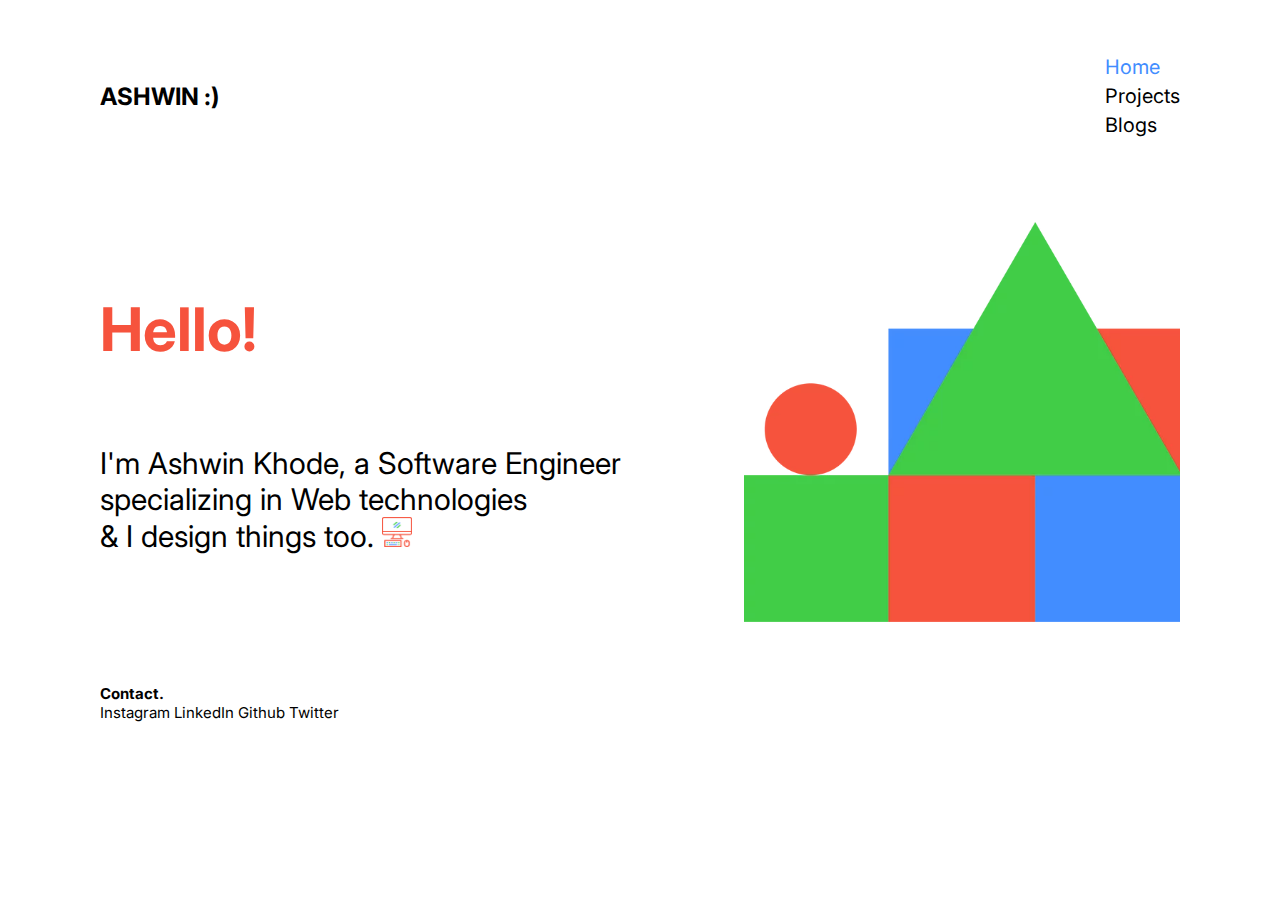
<file: index.html>
<!DOCTYPE html>
<html lang="en">
  <head>
    <meta charset="UTF-8" />
    <meta name="viewport" content="width=device-width, initial-scale=1.0" />
    <link rel="stylesheet" href="./styles.css" />
    <title>Home | Ashwin Khode</title>
  </head>
  <body>
    <header>
      <div class="container">
        <div class="logo">
          <a href="index.html"><h1>Ashwin :)</h1></a>
        </div>
        <div class="nav">
          <ul>
            <li><a href="index.html" style="color: #428dff">Home</a></li>
            <li><a href="projects.html">Projects</a></li>
            <li><a href="blogs.html">Blogs</a></li>
          </ul>
        </div>
      </div>
    </header>
    <main>
      <div class="container">
        <div class="hero">
          <h1>Hello!</h1>
          <p>
            I'm Ashwin Khode, a Software Engineer specializing in Web
            technologies<br />
            & I design things too.
            <img src="pc.png" height="30" width="30" />
          </p>
        </div>
        <div class="vector">
          <img src="./homapge.webp" />
        </div>
      </div>
    </main>
    <footer>
      <div class="contact">Contact.</div>
      <a href="https://www.instagram.com/ui.ashwin/">Instagram</a>
      <a href="https://www.linkedin.com/in/ashwin-khode/">LinkedIn</a>
      <a href="https://github.com/ashwinkhode">Github</a>
      <a href="https://twitter.com/ashwin4real">Twitter</a>
    </footer>
  </body>
</html>
</file>
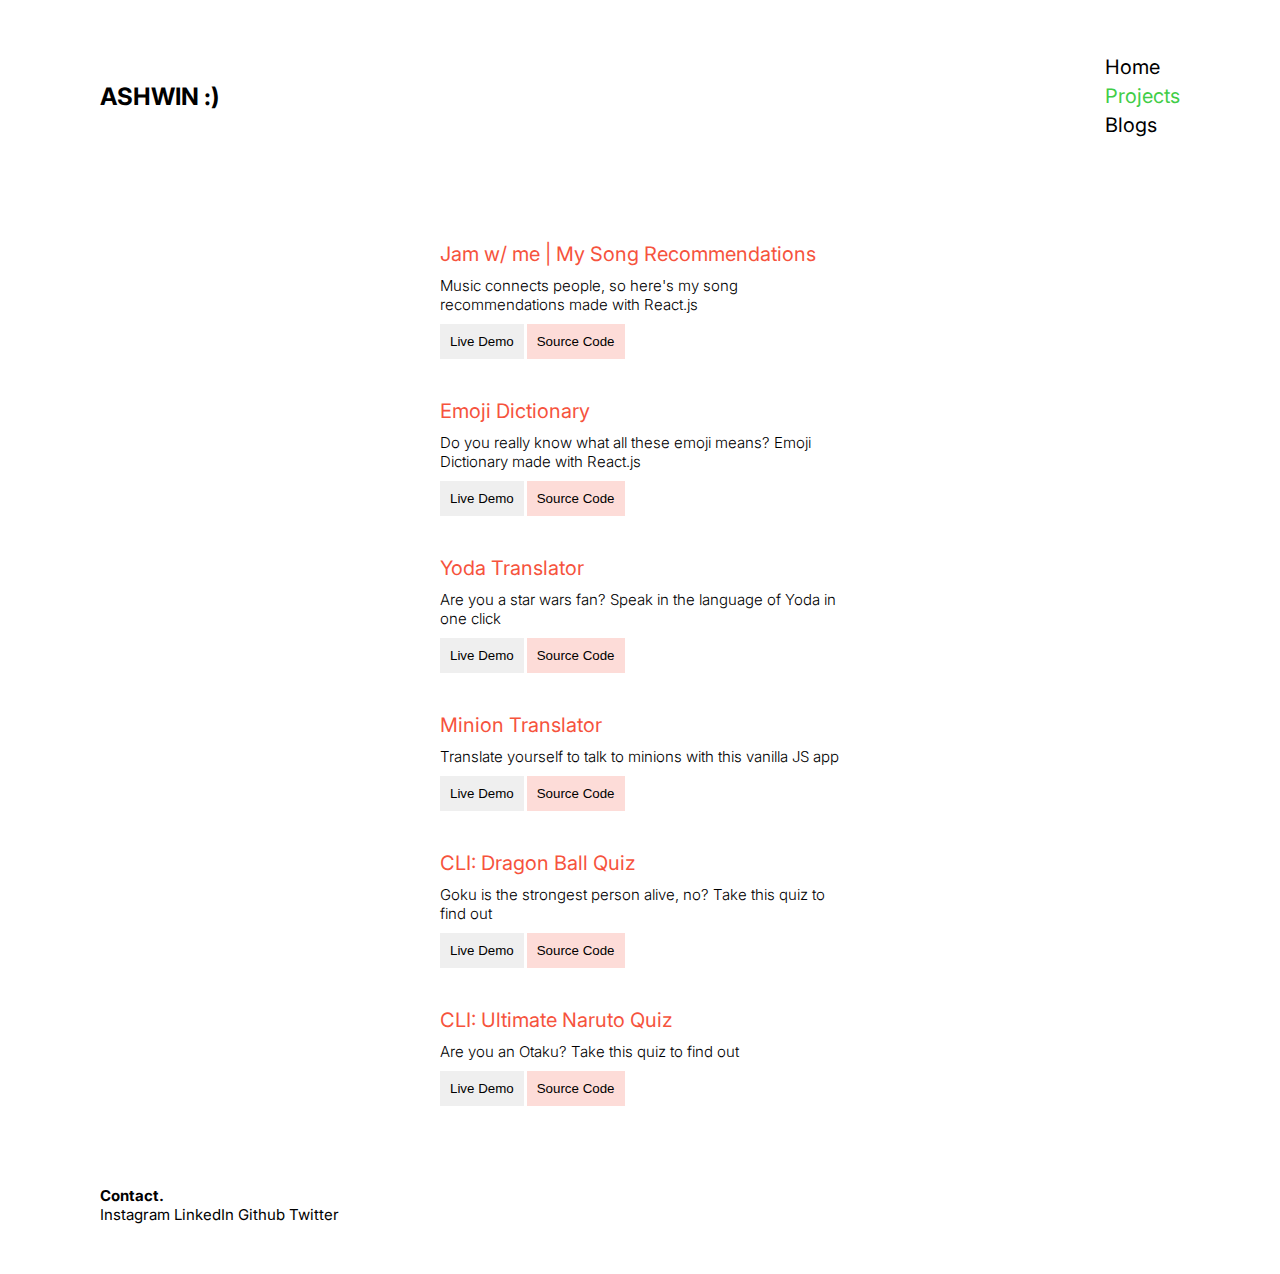
<file: projects.html>
<!DOCTYPE html>
<html lang="en">
  <head>
    <meta charset="UTF-8" />
    <meta name="viewport" content="width=device-width, initial-scale=1.0" />
    <link rel="stylesheet" href="./styles.css" />
    <title>Home | Ashwin Khode</title>
  </head>
  <body>
    <header>
      <div class="container">
        <div class="logo">
          <a href="index.html"><h1>Ashwin :)</h1></a>
        </div>
        <div class="nav">
          <ul>
            <li><a href="index.html">Home</a></li>
            <li><a href="projects.html" style="color: #41cd47">Projects</a></li>
            <li><a href="blogs.html">Blogs</a></li>
          </ul>
        </div>
      </div>
    </header>
    <main>
      <div class="showcase">
        <div class="block">
          <h1>Jam w/ me | My Song Recommendations</h1>
          <p>
            Music connects people, so here's my song recommendations made with
            React.js
          </p>
          <a href="https://jamwithme.netlify.app/">
            <button>Live Demo</button>
          </a>
          <a href="https://github.com/ashwinkhode/jam-with-me">
            <button id="code">Source Code</button>
          </a>
        </div>
        <div class="block">
          <h1>Emoji Dictionary</h1>
          <p>
            Do you really know what all these emoji means? Emoji Dictionary made
            with React.js
          </p>
          <a href="https://emojii-dictionary.netlify.app/">
            <button>Live Demo</button>
          </a>
          <a href="https://github.com/ashwinkhode/emoji-dictionary">
            <button id="code">Source Code</button>
          </a>
        </div>
        <div class="block">
          <h1>Yoda Translator</h1>
          <p>
            Are you a star wars fan? Speak in the language of Yoda in one click
          </p>
          <a href="https://translator-yoda.netlify.app/">
            <button>Live Demo</button>
          </a>
          <a href="https://github.com/ashwinkhode/Yoda-Translator">
            <button id="code">Source Code</button>
          </a>
        </div>
        <div class="block">
          <h1>Minion Translator</h1>
          <p>Translate yourself to talk to minions with this vanilla JS app</p>
          <a href="https://talk2minions.netlify.app/"><button>
            Live Demo
          </button></a>
            <a href="https://github.com/ashwinkhode/Talk-to-Minions"
              ><button id="code">
                Source Code
              </button></a
            >
          </>
        </div>
        <div class="block">
          <h1>CLI: Dragon Ball Quiz</h1>
          <p>
            Goku is the strongest person alive, no? Take this quiz to find out
          </p>
            <a
              href="https://repl.it/@AshwinKhode/Dragon-Ball-Quiz#index.js?embed=1&output=1"
              ><button>
                Live Demo
              </button></a
            >
          </>
            <a href="https://github.com/ashwinkhode/classZero-Assignment-2"
              ><button id="code">
                Source Code
              </button></a
            >
        </div>
        <div class="block">
          <h1>CLI: Ultimate Naruto Quiz</h1>
          <p>Are you an Otaku? Take this quiz to find out</p>
            <a
              href="https://repl.it/@AshwinKhode/Ultimate-Naruto-Quiz#index.js?embed=1&output=1"
              ><button>Live Demo</button></a
            >
            <a href="https://github.com/ashwinkhode/classZero-Assignment-1"
              ><button id="code">Source Code</button></a
            >
        </div>
      </div>
    </main>
    <footer>
      <div class="contact">Contact.</div>
      <a href="https://www.instagram.com/ui.ashwin/">Instagram</a>
      <a href="https://www.linkedin.com/in/ashwin-khode/">LinkedIn</a>
      <a href="https://github.com/ashwinkhode">Github</a>
      <a href="https://twitter.com/ashwin4real">Twitter</a>
    </footer>
  </body>
</html>
</file>
<file: styles.css>
@import url("https://fonts.googleapis.com/css2?family=Inter:wght@300;400;500;700;900&display=swap");

:root {
  --red: #f6533d;
  --blue: #428dff;
  --green: #41cd47;
  --black: #000000;
  --white: #ffffff;
}

* {
  margin: 0;
  padding: 0;
  box-sizing: border-box;
}

html {
  font-family: "Inter", sans-serif, Roboto;
  font-size: 10px;
}

body {
  padding: 5rem 10rem;
}

a {
  text-decoration: none;
  color: var(--black);
}

a:hover {
  color: var(--red) !important;
}

header {
  margin-bottom: 8rem;
}

.container {
  display: flex;
  justify-content: space-between;
  align-items: center;
}

.logo a {
  color: var(--black);
  text-transform: uppercase;
  font-size: 1.2rem;
}

.nav ul {
  list-style-type: none;
  font-size: 2rem;
}

li {
  margin: 0.5rem 0;
}

.hero {
  width: 65rem;
}

.hero h1 {
  margin-bottom: 8rem;
  font-size: 6rem;
  font-weight: 700;
  color: var(--red);
}

.hero p {
  font-size: 3rem;
  font-weight: 400;
}

.vector img {
  height: 400px;
  object-fit: cover;
}

main {
  margin-bottom: 6rem;
}

footer {
  font-size: 1.5rem;
}

.contact {
  font-weight: 700;
}

.showcase {
  display: flex;
  flex-direction: column;
  justify-content: center;
  align-items: center;
}

.block {
  margin: 2rem;
  width: 40rem;
}

.block h1 {
  color: var(--red);
  font-weight: 400;
  margin-bottom: 1rem;
}

.block p {
  font-size: 1.5rem;
  margin-bottom: 1rem;
  font-weight: 300;
}

button {
  padding: 1rem;
  border: none;
  cursor: pointer;
}

button:hover {
  box-shadow: 1px 2px 4px rgba(246, 80, 61, 0.2);
}

#code {
  background-color: rgba(246, 80, 61, 0.2);
}

.main {
  display: flex;
  flex-direction: column;
}

.card {
  display: flex;
  flex-direction: column;
  width: 60vw;
  height: 50vh;
  border-radius: 25px;
  overflow: hidden;
  background: #f7f7f7;
  margin: 2rem 0;
}

.art {
  margin: 0;
  padding: 0;
  overflow: hidden;
}

.info {
  padding: 1rem 2rem;
}

.info h1 {
  margin-top: 0.5rem;
}

.info p {
  font-size: 1.25rem;
  margin: 0.5rem 0;
}

.blogbtn {
  margin: 0.5rem 0;
  border-radius: 4px;
  background-color: rgba(246, 80, 61, 0.2);
}
</file>
